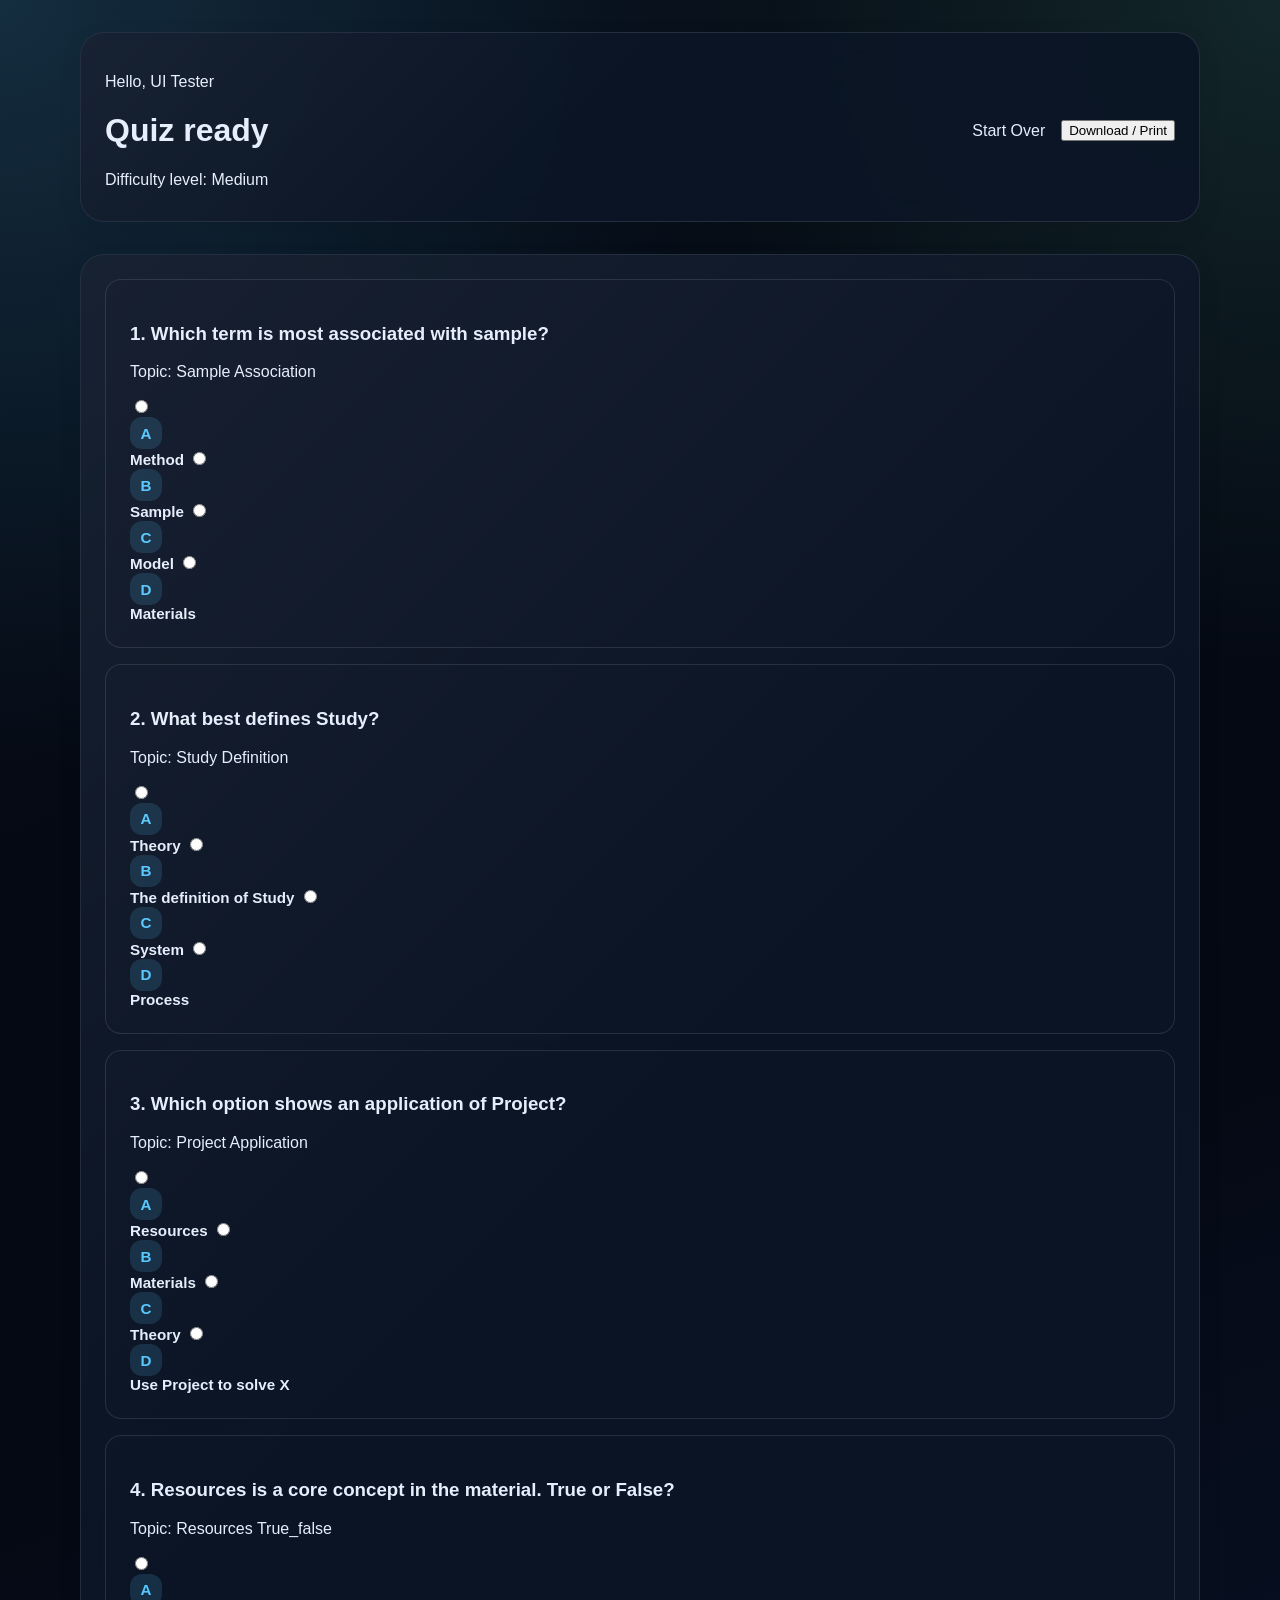
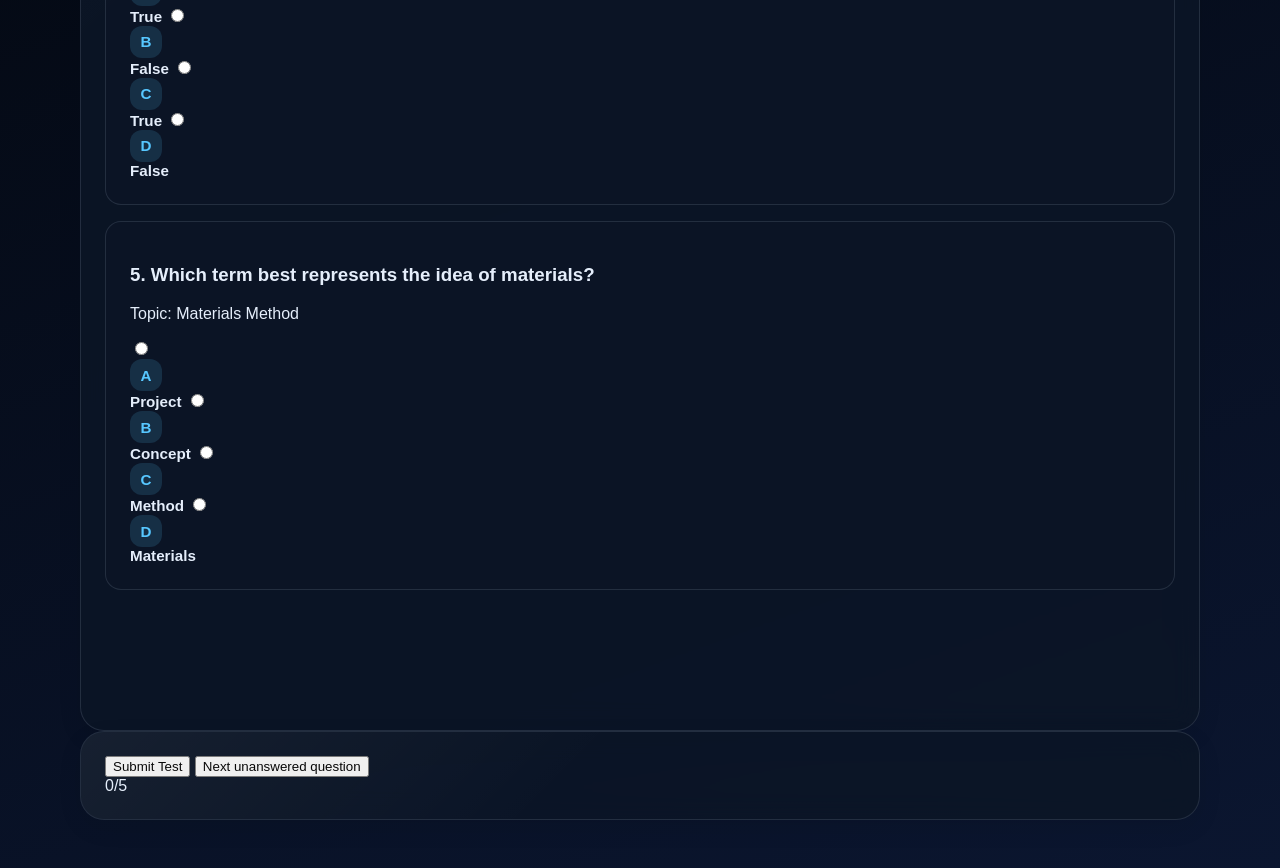
<file: tmp_quiz.html>
<!DOCTYPE html>
<html lang="en">
<head>
    <meta charset="UTF-8">
    <meta name="viewport" content="width=device-width, initial-scale=1.0">
    <title>Your Quiz</title>
    <link rel="stylesheet" href="/static/style.css">
</head>
<body>
    <main class="shell quiz-shell">
        <header class="quiz-header card banner-card">
            <div>
                <p class="eyebrow">Hello, UI Tester</p>
                <h1>Quiz ready</h1>
                <p class="lede">Difficulty level: Medium</p>
            </div>
            <div class="header-actions">
                <a class="button ghost" href="/">Start Over</a>
                <button class="button ghost" onclick="window.print();return false;">Download / Print</button>
            </div>
        </header>
        <section class="card">
            <form method="POST" action="/submit" class="quiz-form quiz-list" id="quizForm">                                 
                    <article class="question-card" id="q-0">
                        <h3>1. Which term is most associated with sample?</h3>
                        <p class="topic-tag">Topic: Sample <span class="qtype">Association</span></p>
                        <div class="options-grid">                            
                                <label class="option-row">
                                    <input type="radio" name="question_0" value="A">
                                    <span class="option-letter">A</span>
                                    <span class="option-text">Method</span>
                                </label>
                                <label class="option-row">
                                    <input type="radio" name="question_0" value="B">
                                    <span class="option-letter">B</span>
                                    <span class="option-text">Sample</span>
                                </label>
                                <label class="option-row">
                                    <input type="radio" name="question_0" value="C">
                                    <span class="option-letter">C</span>
                                    <span class="option-text">Model</span>
                                </label>
                                <label class="option-row">
                                    <input type="radio" name="question_0" value="D">
                                    <span class="option-letter">D</span>
                                    <span class="option-text">Materials</span>
                                </label>
                        </div>
                    </article>                                 
                    <article class="question-card" id="q-1">
                        <h3>2. What best defines Study?</h3>
                        <p class="topic-tag">Topic: Study <span class="qtype">Definition</span></p>
                        <div class="options-grid">
                                <label class="option-row">
                                    <input type="radio" name="question_1" value="A">
                                    <span class="option-letter">A</span>
                                    <span class="option-text">Theory</span>
                                </label>
                                <label class="option-row">
                                    <input type="radio" name="question_1" value="B">
                                    <span class="option-letter">B</span>
                                    <span class="option-text">The definition of Study</span>
                                </label>
                                <label class="option-row">
                                    <input type="radio" name="question_1" value="C">
                                    <span class="option-letter">C</span>
                                    <span class="option-text">System</span>
                                </label>
                                <label class="option-row">
                                    <input type="radio" name="question_1" value="D">
                                    <span class="option-letter">D</span>
                                    <span class="option-text">Process</span>
                                </label>
                        </div>
                    </article>
                    <article class="question-card" id="q-2">
                        <h3>3. Which option shows an application of Project?</h3>
                        <p class="topic-tag">Topic: Project <span class="qtype">Application</span></p>
                        <div class="options-grid">
                                <label class="option-row">
                                    <input type="radio" name="question_2" value="A">
                                    <span class="option-letter">A</span>
                                    <span class="option-text">Resources</span>
                                </label>
                                <label class="option-row">
                                    <input type="radio" name="question_2" value="B">
                                    <span class="option-letter">B</span>
                                    <span class="option-text">Materials</span>
                                </label>
                                <label class="option-row">
                                    <input type="radio" name="question_2" value="C">
                                    <span class="option-letter">C</span>
                                    <span class="option-text">Theory</span>
                                </label>
                                <label class="option-row">
                                    <input type="radio" name="question_2" value="D">
                                    <span class="option-letter">D</span>
                                    <span class="option-text">Use Project to solve X</span>
                                </label>
                        </div>
                    </article>
                    <article class="question-card" id="q-3">
                        <h3>4. Resources is a core concept in the material. True or False?</h3>
                        <p class="topic-tag">Topic: Resources <span class="qtype">True_false</span></p>
                        <div class="options-grid">
                                <label class="option-row">
                                    <input type="radio" name="question_3" value="A">
                                    <span class="option-letter">A</span>
                                    <span class="option-text">True</span>
                                </label>
                                <label class="option-row">
                                    <input type="radio" name="question_3" value="B">
                                    <span class="option-letter">B</span>
                                    <span class="option-text">False</span>
                                </label>
                                <label class="option-row">
                                    <input type="radio" name="question_3" value="C">
                                    <span class="option-letter">C</span>
                                    <span class="option-text">True</span>
                                </label>
                                <label class="option-row">
                                    <input type="radio" name="question_3" value="D">
                                    <span class="option-letter">D</span>
                                    <span class="option-text">False</span>
                                </label>
                        </div>
                    </article>
                    <article class="question-card" id="q-4">
                        <h3>5. Which term best represents the idea of materials?</h3>
                        <p class="topic-tag">Topic: Materials <span class="qtype">Method</span></p>
                        <div class="options-grid">
                                <label class="option-row">
                                    <input type="radio" name="question_4" value="A">
                                    <span class="option-letter">A</span>
                                    <span class="option-text">Project</span>
                                </label>
                                <label class="option-row">
                                    <input type="radio" name="question_4" value="B">
                                    <span class="option-letter">B</span>
                                    <span class="option-text">Concept</span>
                                </label>
                            
                                <label class="option-row">
                                    <input type="radio" name="question_4" value="C">
                                    <span class="option-letter">C</span>
                                    <span class="option-text">Method</span>
                                </label>
                                <label class="option-row">
                                    <input type="radio" name="question_4" value="D">
                                    <span class="option-letter">D</span>
                                    <span class="option-text">Materials</span>
                                </label>
                        </div>
                    </article>
                <div style="height:100px"></div>
            </form>
        </section>
        <div class="bottom-bar card">
            <div class="bottom-left">
                <button class="button primary" id="submitBtn">Submit Test</button>
                <button class="button ghost" id="nextUnanswered">Next unanswered question</button>
            </div>
            <div class="bottom-right">
                <div id="progressCounter">0/5</div>
            </div>
        </div>
    <script src="/static/app.js"></script>
    </main>
</body>
</html>
</file>
<file: static/style.css>
/* ========================================
   THEME VARIABLES
   ======================================== */

:root {
    /* Dark Theme (default) */
    --bg: #040913;
    --bg-secondary: #0f1a2c;
    --surface: rgba(12, 22, 38, 0.9);
    --surface-light: rgba(20, 35, 55, 0.7);
    --border: rgba(148, 163, 184, 0.18);
    --text-primary: #e5eefb;
    --text-secondary: #9fb1ca;
    --accent: #57c7ff;
    --accent-secondary: #7cf2c5;
    --danger: #ff7088;
    --success: #64e39a;
    --warning: #ffa500;
    --shadow: 0 24px 60px rgba(0, 0, 0, 0.38);
    
    /* Spacing */
    --space-xs: 4px;
    --space-sm: 8px;
    --space-md: 12px;
    --space-lg: 16px;
    --space-xl: 24px;
    --space-2xl: 32px;
    
    /* Border radius */
    --radius-sm: 8px;
    --radius-md: 12px;
    --radius-lg: 16px;
    --radius-xl: 24px;
    
    /* Transitions */
    --transition-fast: 160ms ease;
    --transition-normal: 300ms ease;
}

/* Light theme */
body.light-mode {
    --bg: #f8f9fa;
    --bg-secondary: #f0f3f6;
    --surface: rgba(255, 255, 255, 0.95);
    --surface-light: rgba(255, 255, 255, 0.7);
    --border: rgba(0, 0, 0, 0.08);
    --text-primary: #1a1a1a;
    --text-secondary: #666666;
    --accent: #0080d0;
    --accent-secondary: #00a650;
}

* {
    box-sizing: border-box;
}

html, body {
    margin: 0;
    padding: 0;
    min-height: 100vh;
}

body {
    color: var(--text-primary);
    font-family: "Segoe UI", "Trebuchet MS", Arial, sans-serif;
    background:
        radial-gradient(circle at top left, rgba(87, 199, 255, 0.18), transparent 28%),
        radial-gradient(circle at top right, rgba(124, 242, 197, 0.12), transparent 24%),
        linear-gradient(160deg, #050b15 0%, var(--bg) 50%, #0b1630 100%);
    transition: background-color var(--transition-normal), color var(--transition-normal);
}

body.light-mode {
    background:
        radial-gradient(circle at top left, rgba(0, 128, 208, 0.08), transparent 28%),
        radial-gradient(circle at top right, rgba(0, 166, 80, 0.06), transparent 24%),
        linear-gradient(160deg, #ffffff 0%, var(--bg) 50%, #f5f7fa 100%);
}


a {
    color: inherit;
    text-decoration: none;
}

/* ========================================
   LAYOUT & CONTAINERS
   ======================================== */

.container {
    width: 100%;
    max-width: 1200px;
    margin: 0 auto;
    padding: 0 var(--space-lg);
}

.shell {
    width: min(1120px, calc(100% - 32px));
    margin: 0 auto;
    padding: 32px 0 48px;
}

.main-wrapper {
    display: grid;
    grid-template-columns: 260px 1fr;
    gap: var(--space-lg);
    min-height: 100vh;
}

.sidebar {
    background: var(--surface);
    border-right: 1px solid var(--border);
    padding: var(--space-xl);
    position: fixed;
    width: 260px;
    height: 100vh;
    overflow-y: auto;
    backdrop-filter: blur(14px);
}

.sidebar-logo {
    font-size: 1.5rem;
    font-weight: 900;
    margin-bottom: var(--space-2xl);
    background: linear-gradient(135deg, var(--accent), var(--accent-secondary));
    -webkit-background-clip: text;
    -webkit-text-fill-color: transparent;
    background-clip: text;
}

.sidebar-nav {
    display: flex;
    flex-direction: column;
    gap: var(--space-md);
}

.nav-item {
    display: flex;
    align-items: center;
    gap: var(--space-md);
    padding: var(--space-md) var(--space-lg);
    border-radius: var(--radius-lg);
    color: var(--text-secondary);
    transition: all var(--transition-fast);
    cursor: pointer;
}

.nav-item:hover {
    background: var(--surface-light);
    color: var(--text-primary);
}

.nav-item.active {
    background: linear-gradient(135deg, rgba(87, 199, 255, 0.18), rgba(124, 242, 197, 0.1));
    color: var(--accent);
    border-left: 3px solid var(--accent);
}

.nav-icon {
    font-size: 1.2rem;
    width: 24px;
    height: 24px;
    display: flex;
    align-items: center;
    justify-content: center;
}

.main-content {
    grid-column: 2;
    padding: var(--space-xl);
}

.header {
    display: flex;
    justify-content: space-between;
    align-items: center;
    padding: var(--space-lg) 0 var(--space-2xl);
    margin-bottom: var(--space-2xl);
    border-bottom: 1px solid var(--border);
}

.header-title {
    font-size: 2rem;
    font-weight: 900;
    margin: 0;
}

.header-actions {
    display: flex;
    align-items: center;
    gap: var(--space-lg);
}

.theme-toggle {
    width: 48px;
    height: 48px;
    border-radius: var(--radius-lg);
    background: var(--surface-light);
    border: 1px solid var(--border);
    cursor: pointer;
    display: flex;
    align-items: center;
    justify-content: center;
    font-size: 1.2rem;
    transition: all var(--transition-fast);
}

.theme-toggle:hover {
    background: var(--surface);
    border-color: var(--accent);
}

/* ========================================
   CARDS & COMPONENTS
   ======================================== */

.card {
    background: var(--surface);
    border: 1px solid var(--border);
    border-radius: var(--radius-xl);
    backdrop-filter: blur(14px);
    padding: var(--space-xl);
    box-shadow: 0 8px 24px rgba(0, 0, 0, 0.08);
    transition: all var(--transition-normal);
    position: relative;
    overflow: hidden;
}

.card::before {
    content: "";
    position: absolute;
    inset: 0;
    background: linear-gradient(135deg, rgba(255, 255, 255, 0.05), transparent 45%);
    pointer-events: none;
}

.card:hover {
    border-color: rgba(87, 199, 255, 0.3);
    box-shadow: 0 12px 36px rgba(0, 0, 0, 0.12);
}

.card-header {
    margin-bottom: var(--space-lg);
}

.card-title {
    margin: 0;
    font-size: 1.3rem;
    font-weight: 700;
}

.card-subtitle {
    color: var(--text-secondary);
    margin: var(--space-sm) 0 0;
}

.card-content {
    position: relative;
    z-index: 1;
}

.grid-2 {
    display: grid;
    grid-template-columns: repeat(auto-fit, minmax(300px, 1fr));
    gap: var(--space-lg);
}

.grid-3 {
    display: grid;
    grid-template-columns: repeat(auto-fit, minmax(250px, 1fr));
    gap: var(--space-lg);
}

.grid-4 {
    display: grid;
    grid-template-columns: repeat(auto-fit, minmax(200px, 1fr));
    gap: var(--space-lg);
}

/* ========================================
   BUTTONS & INPUTS
   ======================================== */

.btn {
    display: inline-flex;
    align-items: center;
    justify-content: center;
    gap: var(--space-sm);
    min-height: 44px;
    padding: 0 var(--space-lg);
    border: none;
    border-radius: var(--radius-lg);
    font-weight: 700;
    font-size: 0.95rem;
    cursor: pointer;
    transition: all var(--transition-fast);
    text-decoration: none;
}

.btn:hover {
    transform: translateY(-2px);
}

.btn:active {
    transform: translateY(0);
}

.btn-primary {
    background: linear-gradient(135deg, var(--accent), var(--accent-secondary));
    color: #031018;
    box-shadow: 0 8px 24px rgba(87, 199, 255, 0.25);
}

.btn-primary:hover {
    box-shadow: 0 12px 36px rgba(87, 199, 255, 0.35);
}

.btn-secondary {
    background: var(--surface-light);
    color: var(--text-primary);
    border: 1px solid var(--border);
}

.btn-secondary:hover {
    background: var(--surface);
    border-color: var(--accent);
}

.btn-ghost {
    background: transparent;
    color: var(--accent);
    border: 1px solid var(--accent);
}

.btn-ghost:hover {
    background: rgba(87, 199, 255, 0.1);
}

.btn-danger {
    background: rgba(255, 112, 136, 0.15);
    color: #ff7088;
    border: 1px solid rgba(255, 112, 136, 0.3);
}

.btn-danger:hover {
    background: rgba(255, 112, 136, 0.25);
}

.btn-success {
    background: rgba(100, 227, 154, 0.15);
    color: #64e39a;
    border: 1px solid rgba(100, 227, 154, 0.3);
}

.btn-success:hover {
    background: rgba(100, 227, 154, 0.25);
}

.btn-sm {
    min-height: 40px;
    padding: 0 var(--space-md);
    font-size: 0.85rem;
}

.btn-lg {
    min-height: 52px;
    padding: 0 var(--space-2xl);
    font-size: 1rem;
}

.btn-block {
    width: 100%;
}

.btn-group {
    display: flex;
    gap: var(--space-sm);
    flex-wrap: wrap;
}

.input-group {
    display: flex;
    gap: var(--space-sm);
}

.input-group > input,
.input-group > select {
    flex: 1;
}

.form-group {
    display: flex;
    flex-direction: column;
    gap: var(--space-sm);
    margin-bottom: var(--space-lg);
}

label {
    color: var(--text-primary);
    font-weight: 600;
    font-size: 0.95rem;
}

input[type="text"],
input[type="email"],
input[type="password"],
input[type="number"],
input[type="file"],
select,
textarea {
    padding: var(--space-md) var(--space-lg);
    border-radius: var(--radius-md);
    border: 1px solid var(--border);
    background: var(--surface-light);
    color: var(--text-primary);
    font-family: inherit;
    font-size: 0.95rem;
    transition: all var(--transition-fast);
}

input[type="text"]:focus,
input[type="email"]:focus,
input[type="password"]:focus,
input[type="number"]:focus,
input[type="file"]:focus,
select:focus,
textarea:focus {
    outline: none;
    border-color: var(--accent);
    box-shadow: 0 0 0 3px rgba(87, 199, 255, 0.1);
    background: var(--surface);
}

textarea {
    resize: vertical;
    min-height: 120px;
}

select {
    appearance: none;
    -webkit-appearance: none;
    background-image: url("data:image/svg+xml,%3Csvg xmlns='http://www.w3.org/2000/svg' width='12' height='12' viewBox='0 0 12 12'%3E%3Cpath fill='%2357c7ff' d='M6 9L1 4h10z'/%3E%3C/svg%3E");
    background-repeat: no-repeat;
    background-position: right var(--space-lg) center;
    padding-right: 40px;
}

/* ========================================
   DASHBOARD SPECIFIC
   ======================================== */

.dashboard-hero {
    margin-bottom: var(--space-2xl);
}

.hero-title {
    font-size: 2.5rem;
    font-weight: 900;
    margin: 0 0 var(--space-md);
}

.hero-subtitle {
    color: var(--text-secondary);
    font-size: 1.1rem;
    margin: 0;
}

.source-tabs {
    display: flex;
    gap: var(--space-sm);
    margin-bottom: var(--space-lg);
    border-bottom: 1px solid var(--border);
    padding-bottom: var(--space-lg);
}

.source-tab {
    padding: var(--space-md) var(--space-lg);
    border-radius: var(--radius-md) var(--radius-md) 0 0;
    background: transparent;
    border: none;
    color: var(--text-secondary);
    cursor: pointer;
    font-weight: 600;
    transition: all var(--transition-fast);
    position: relative;
}

.source-tab:hover {
    color: var(--text-primary);
}

.source-tab.active {
    color: var(--accent);
}

.source-tab.active::after {
    content: "";
    position: absolute;
    bottom: -1px;
    left: 0;
    right: 0;
    height: 3px;
    background: linear-gradient(90deg, var(--accent), var(--accent-secondary));
}

.tab-content {
    display: none;
}

.tab-content.active {
    display: block;
    animation: fadeIn 300ms ease;
}

@keyframes fadeIn {
    from { opacity: 0; transform: translateY(10px); }
    to { opacity: 1; transform: translateY(0); }
}

.upload-zone {
    border: 2px dashed var(--border);
    border-radius: var(--radius-lg);
    padding: var(--space-2xl);
    text-align: center;
    transition: all var(--transition-normal);
    cursor: pointer;
}

.upload-zone:hover,
.upload-zone.dragover {
    border-color: var(--accent);
    background: rgba(87, 199, 255, 0.05);
}

.upload-icon {
    font-size: 3rem;
    margin-bottom: var(--space-lg);
}

.upload-text {
    color: var(--text-primary);
    font-weight: 700;
    margin-bottom: var(--space-sm);
}

.upload-subtext {
    color: var(--text-secondary);
    font-size: 0.9rem;
}

.settings-bar {
    display: grid;
    grid-template-columns: repeat(auto-fit, minmax(200px, 1fr));
    gap: var(--space-lg);
    margin-bottom: var(--space-2xl);
}

.setting-item label {
    display: block;
    margin-bottom: var(--space-sm);
}

.recent-quizzes {
    margin-top: var(--space-2xl);
}

/* ========================================
   QUIZ PAGE STYLES
   ======================================== */

.quiz-container {
    max-width: 800px;
    margin: 0 auto;
}

.quiz-header {
    display: flex;
    justify-content: space-between;
    align-items: center;
    margin-bottom: var(--space-2xl);
    padding-bottom: var(--space-lg);
    border-bottom: 1px solid var(--border);
}

.quiz-title {
    margin: 0;
    font-size: 1.5rem;
}

.quiz-progress {
    display: flex;
    align-items: center;
    gap: var(--space-lg);
}

.progress-bar {
    flex: 1;
    min-width: 150px;
    height: 6px;
    background: var(--surface-light);
    border-radius: 999px;
    overflow: hidden;
}

.progress-fill {
    height: 100%;
    background: linear-gradient(90deg, var(--accent), var(--accent-secondary));
    transition: width 300ms ease;
}

.progress-text {
    color: var(--text-secondary);
    font-size: 0.85rem;
    white-space: nowrap;
}

.quiz-timer {
    display: flex;
    align-items: center;
    gap: var(--space-sm);
    padding: var(--space-md) var(--space-lg);
    border-radius: var(--radius-md);
    background: var(--surface-light);
    border: 1px solid var(--border);
    font-weight: 700;
    font-size: 1.1rem;
}

.timer-icon {
    font-size: 1.3rem;
}

.timer-warning {
    color: #ffa500;
}

.timer-critical {
    color: #ff7088;
}

.question-card {
    background: var(--surface);
    border: 1px solid var(--border);
    border-radius: var(--radius-lg);
    padding: var(--space-xl);
    margin-bottom: var(--space-lg);
}

.question-text {
    font-size: 1.2rem;
    font-weight: 700;
    margin-bottom: var(--space-lg);
}

.options-list {
    display: flex;
    flex-direction: column;
    gap: var(--space-md);
}

.option-item {
    display: flex;
    align-items: flex-start;
    gap: var(--space-lg);
    padding: var(--space-lg);
    border: 1px solid var(--border);
    border-radius: var(--radius-md);
    background: transparent;
    cursor: pointer;
    transition: all var(--transition-fast);
}

.option-item:hover {
    background: var(--surface-light);
    border-color: var(--accent);
}

.option-item input[type="radio"] {
    margin-top: 2px;
    accent-color: var(--accent);
}

.option-item.selected {
    background: rgba(87, 199, 255, 0.08);
    border-color: var(--accent);
}

.option-item.correct {
    background: rgba(100, 227, 154, 0.08);
    border-color: #64e39a;
}

.option-item.incorrect {
    background: rgba(255, 112, 136, 0.08);
    border-color: #ff7088;
}

.option-letter {
    display: flex;
    align-items: center;
    justify-content: center;
    min-width: 32px;
    width: 32px;
    height: 32px;
    border-radius: var(--radius-md);
    background: rgba(87, 199, 255, 0.15);
    color: var(--accent);
    font-weight: 700;
    flex-shrink: 0;
}

.option-text {
    flex: 1;
    color: var(--text-primary);
}

.question-nav {
    display: flex;
    justify-content: space-between;
    gap: var(--space-lg);
    margin-top: var(--space-2xl);
}

.nav-btn {
    flex: 1;
}

.quiz-actions {
    display: flex;
    gap: var(--space-lg);
    margin-top: var(--space-2xl);
    padding-top: var(--space-lg);
    border-top: 1px solid var(--border);
}

/* ========================================
   RESULTS PAGE STYLES
   ======================================== */

.results-container {
    max-width: 900px;
    margin: 0 auto;
}

.score-display {
    text-align: center;
    margin-bottom: var(--space-2xl);
}

.score-circle {
    width: 200px;
    height: 200px;
    margin: 0 auto var(--space-xl);
    border-radius: 50%;
    background: linear-gradient(135deg, rgba(87, 199, 255, 0.15), rgba(124, 242, 197, 0.1));
    border: 3px solid var(--accent);
    display: flex;
    flex-direction: column;
    align-items: center;
    justify-content: center;
}

.score-percentage {
    font-size: 3rem;
    font-weight: 900;
    margin: 0;
}

.score-label {
    font-size: 0.9rem;
    color: var(--text-secondary);
}

.results-grid {
    display: grid;
    grid-template-columns: repeat(auto-fit, minmax(200px, 1fr));
    gap: var(--space-lg);
    margin-bottom: var(--space-2xl);
}

.result-stat {
    background: var(--surface);
    border: 1px solid var(--border);
    border-radius: var(--radius-lg);
    padding: var(--space-lg);
    text-align: center;
}

.stat-value {
    font-size: 2rem;
    font-weight: 900;
    margin: 0;
}

.stat-label {
    color: var(--text-secondary);
    font-size: 0.9rem;
    margin-top: var(--space-sm);
}

.weak-topics {
    background: var(--surface);
    border: 1px solid var(--border);
    border-radius: var(--radius-lg);
    padding: var(--space-xl);
    margin-bottom: var(--space-lg);
}

.weak-topics-title {
    margin-top: 0;
}

.topic-list {
    display: flex;
    flex-wrap: wrap;
    gap: var(--space-md);
    margin-bottom: var(--space-lg);
}

.topic-badge {
    display: inline-block;
    padding: var(--space-md) var(--space-lg);
    border-radius: var(--radius-md);
    background: rgba(255, 165, 0, 0.15);
    border: 1px solid rgba(255, 165, 0, 0.3);
    color: #ffa500;
    font-size: 0.9rem;
    font-weight: 600;
}

.recommendation {
    padding: var(--space-lg);
    border-radius: var(--radius-md);
    background: rgba(87, 199, 255, 0.08);
    border-left: 3px solid var(--accent);
    color: var(--text-primary);
}

.action-buttons {
    display: flex;
    gap: var(--space-lg);
    flex-wrap: wrap;
    margin-top: var(--space-2xl);
}

.answer-review {
    margin-top: var(--space-2xl);
}

.review-title {
    margin-bottom: var(--space-lg);
}

.review-items {
    display: flex;
    flex-direction: column;
    gap: var(--space-lg);
}

.review-item {
    background: var(--surface);
    border-left: 4px solid var(--border);
    border-radius: var(--radius-lg);
    padding: var(--space-lg);
}

.review-item.correct {
    border-left-color: #64e39a;
}

.review-item.incorrect {
    border-left-color: #ff7088;
}

.review-item-title {
    display: flex;
    align-items: center;
    gap: var(--space-md);
    margin: 0 0 var(--space-md);
    font-weight: 700;
}

.review-badge {
    display: inline-flex;
    align-items: center;
    justify-content: center;
    width: 24px;
    height: 24px;
    border-radius: 50%;
    font-size: 0.8rem;
    font-weight: 700;
}

.review-badge.correct {
    background: #64e39a;
    color: #041018;
}

.review-badge.incorrect {
    background: #ff7088;
    color: #ffffff;
}

.review-question {
    margin-bottom: var(--space-md);
}

.review-answer {
    display: grid;
    gap: var(--space-sm);
    padding: var(--space-md);
    background: var(--surface-light);
    border-radius: var(--radius-md);
    margin-top: var(--space-sm);
}

.review-answer-label {
    font-weight: 600;
    color: var(--text-secondary);
    font-size: 0.85rem;
}

/* ========================================
   HISTORY PAGE STYLES
   ======================================== */

.history-filters {
    display: grid;
    grid-template-columns: repeat(auto-fit, minmax(180px, 1fr));
    gap: var(--space-lg);
    margin-bottom: var(--space-2xl);
}

.quiz-history-list {
    display: flex;
    flex-direction: column;
    gap: var(--space-lg);
}

.history-card {
    background: var(--surface);
    border: 1px solid var(--border);
    border-radius: var(--radius-lg);
    padding: var(--space-lg);
    display: grid;
    grid-template-columns: 1fr auto;
    gap: var(--space-lg);
    align-items: center;
    transition: all var(--transition-normal);
}

.history-card:hover {
    border-color: var(--accent);
    box-shadow: 0 8px 24px rgba(0, 0, 0, 0.12);
}

.history-info h3 {
    margin: 0 0 var(--space-sm);
    font-size: 1.1rem;
}

.history-meta {
    display: flex;
    gap: var(--space-lg);
    flex-wrap: wrap;
    color: var(--text-secondary);
    font-size: 0.9rem;
}

.history-badge {
    display: inline-flex;
    align-items: center;
    gap: var(--space-xs);
    padding: var(--space-xs) var(--space-md);
    border-radius: var(--radius-sm);
    background: var(--surface-light);
    border: 1px solid var(--border);
}

.history-actions {
    display: flex;
    gap: var(--space-md);
}

.empty-state {
    text-align: center;
    padding: var(--space-2xl);
    color: var(--text-secondary);
}

.empty-icon {
    font-size: 3rem;
    margin-bottom: var(--space-lg);
}

/* ========================================
   ANALYTICS PAGE STYLES
   ======================================== */

.analytics-grid {
    display: grid;
    grid-template-columns: repeat(auto-fit, minmax(250px, 1fr));
    gap: var(--space-lg);
    margin-bottom: var(--space-2xl);
}

.metric-card {
    background: var(--surface);
    border: 1px solid var(--border);
    border-radius: var(--radius-lg);
    padding: var(--space-lg);
    text-align: center;
}

.metric-value {
    font-size: 2.5rem;
    font-weight: 900;
    margin: var(--space-lg) 0;
}

.metric-change {
    display: inline-block;
    padding: var(--space-xs) var(--space-md);
    border-radius: var(--radius-md);
    font-size: 0.85rem;
    font-weight: 600;
}

.metric-change.positive {
    background: rgba(100, 227, 154, 0.15);
    color: #64e39a;
}

.metric-change.negative {
    background: rgba(255, 112, 136, 0.15);
    color: #ff7088;
}

.charts-section {
    margin-top: var(--space-2xl);
}

.chart-container {
    background: var(--surface);
    border: 1px solid var(--border);
    border-radius: var(--radius-lg);
    padding: var(--space-xl);
    margin-bottom: var(--space-lg);
    position: relative;
    height: 300px;
}

.chart-title {
    margin: 0 0 var(--space-lg);
    font-weight: 700;
}

.no-data {
    display: flex;
    align-items: center;
    justify-content: center;
    height: 100%;
    color: var(--text-secondary);
}

/* ========================================
   SETTINGS PAGE STYLES
   ======================================== */

.settings-sections {
    display: grid;
    gap: var(--space-2xl);
}

.settings-section {
    background: var(--surface);
    border: 1px solid var(--border);
    border-radius: var(--radius-lg);
    padding: var(--space-xl);
}

.settings-title {
    margin: 0 0 var(--space-lg);
    font-size: 1.2rem;
    font-weight: 700;
}

.settings-grid {
    display: grid;
    gap: var(--space-lg);
}

.toggle-item {
    display: flex;
    justify-content: space-between;
    align-items: center;
    padding: var(--space-lg);
    border-bottom: 1px solid var(--border);
}

.toggle-item:last-child {
    border-bottom: none;
}

.toggle-label h4 {
    margin: 0 0 var(--space-xs);
    font-size: 0.95rem;
}

.toggle-description {
    color: var(--text-secondary);
    font-size: 0.85rem;
}

.toggle-switch {
    width: 52px;
    height: 28px;
    background: var(--surface-light);
    border: 1px solid var(--border);
    border-radius: 999px;
    cursor: pointer;
    position: relative;
    transition: all var(--transition-fast);
}

.toggle-switch.active {
    background: var(--accent);
}

.toggle-switch::after {
    content: "";
    position: absolute;
    width: 24px;
    height: 24px;
    border-radius: 50%;
    background: white;
    top: 2px;
    left: 2px;
    transition: left var(--transition-fast);
}

.toggle-switch.active::after {
    left: 26px;
}

/* ========================================
   RESPONSIVE DESIGN
   ======================================== */

@media (max-width: 1024px) {
    .main-wrapper {
        grid-template-columns: 1fr;
    }
    
    .sidebar {
        position: relative;
        width: 100%;
        height: auto;
        border-right: none;
        border-bottom: 1px solid var(--border);
        display: flex;
        align-items: center;
        padding: var(--space-lg);
        flex-wrap: wrap;
    }
    
    .sidebar-nav {
        flex-direction: row;
        flex: 1;
    }
    
    .main-content {
        padding: var(--space-lg);
    }
}

@media (max-width: 768px) {
    .hero-title {
        font-size: 1.8rem;
    }
    
    .grid-2,
    .grid-3,
    .grid-4 {
        grid-template-columns: 1fr;
    }
    
    .results-grid,
    .history-card {
        grid-template-columns: 1fr;
    }
    
    .history-card {
        display: flex;
        flex-direction: column;
        gap: var(--space-md);
    }
    
    .history-actions {
        width: 100%;
    }
    
    .source-tabs {
        flex-wrap: wrap;
    }
    
    .settings-bar {
        grid-template-columns: 1fr;
    }
    
    .action-buttons {
        flex-direction: column;
    }
    
    .btn {
        width: 100%;
    }
}

@media (max-width: 480px) {
    .shell {
        padding: 16px 0 32px;
    }
    
    .card {
        padding: var(--space-lg);
    }
    
    .header {
        flex-direction: column;
        gap: var(--space-lg);
        align-items: flex-start;
    }
    
    .header-actions {
        width: 100%;
    }
    
    .quiz-header {
        flex-direction: column;
        gap: var(--space-lg);
    }
    
    .quiz-progress {
        width: 100%;
    }
    
    .score-circle {
        width: 150px;
        height: 150px;
    }
    
    .score-percentage {
        font-size: 2rem;
    }
}
</file>
